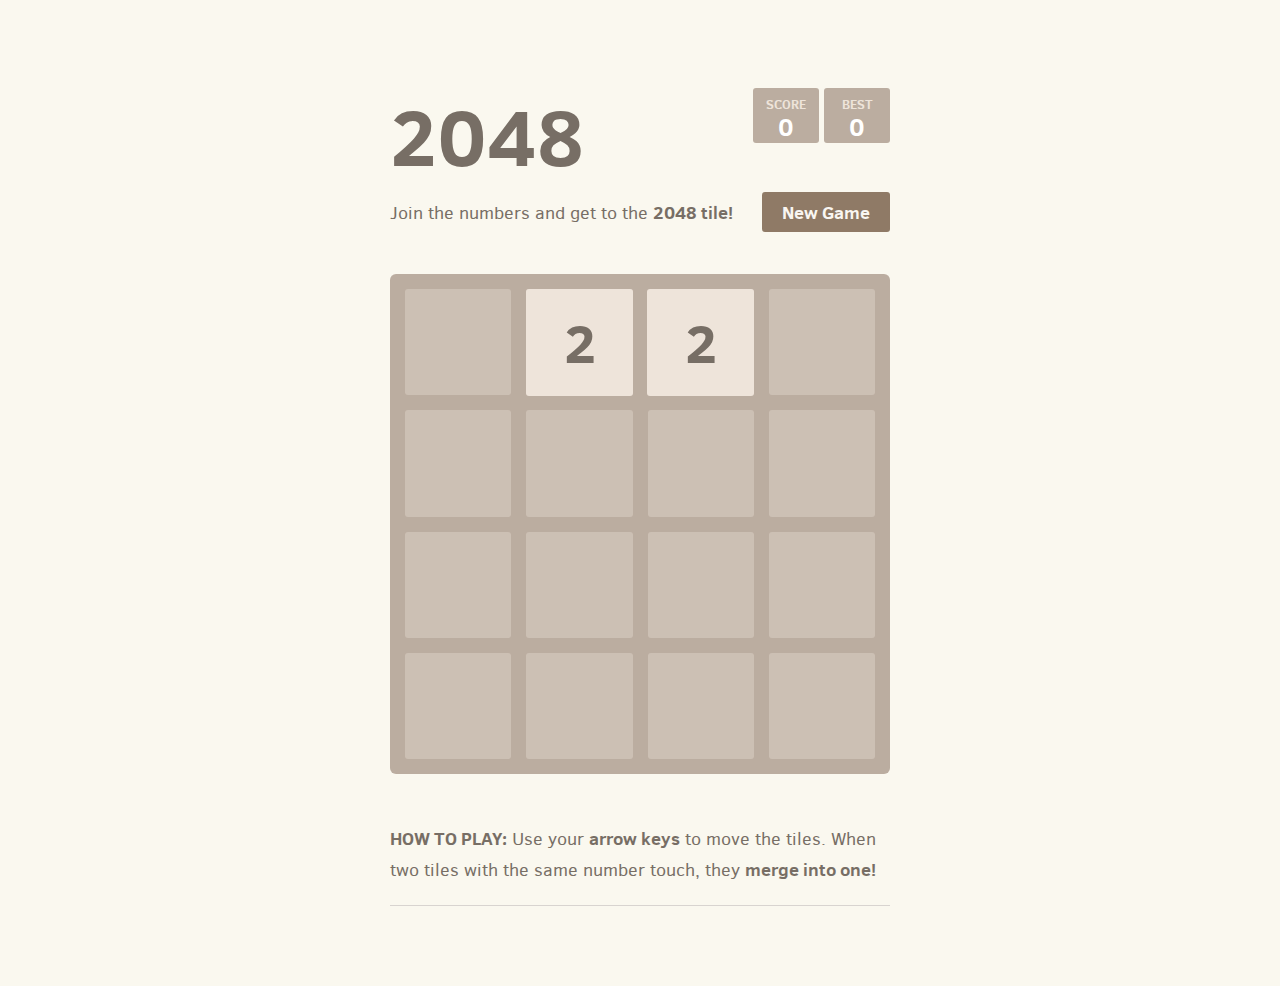
<file: games/2048/index.html>
<!DOCTYPE html>
<html>
<head>
  <meta charset="utf-8">
  <title>2048</title>

  <link href="style/main.css" rel="stylesheet" type="text/css">
  <link rel="shortcut icon" href="favicon.ico">
  <link rel="apple-touch-icon" href="meta/apple-touch-icon.png">
  <link rel="apple-touch-startup-image" href="meta/apple-touch-startup-image-640x1096.png" media="(device-width: 320px) and (device-height: 568px) and (-webkit-device-pixel-ratio: 2)"> <!-- iPhone 5+ -->
  <link rel="apple-touch-startup-image" href="meta/apple-touch-startup-image-640x920.png"  media="(device-width: 320px) and (device-height: 480px) and (-webkit-device-pixel-ratio: 2)"> <!-- iPhone, retina -->
  <meta name="apple-mobile-web-app-capable" content="yes">
  <meta name="apple-mobile-web-app-status-bar-style" content="black">

  <meta name="HandheldFriendly" content="True">
  <meta name="MobileOptimized" content="320">
  <meta name="viewport" content="width=device-width, target-densitydpi=160dpi, initial-scale=1.0, maximum-scale=1, user-scalable=no, minimal-ui">
</head>
<body>
  <div class="container">
    <div class="heading">
      <h1 class="title">2048</h1>
      <div class="scores-container">
        <div class="score-container">0</div>
        <div class="best-container">0</div>
      </div>
    </div>

    <div class="above-game">
      <p class="game-intro">Join the numbers and get to the <strong>2048 tile!</strong></p>
      <a class="restart-button">New Game</a>
    </div>

    <div class="game-container">
      <div class="game-message">
        <p></p>
        <div class="lower">
	        <a class="keep-playing-button">Keep going</a>
          <a class="retry-button">Try again</a>
        </div>
      </div>

      <div class="grid-container">
        <div class="grid-row">
          <div class="grid-cell"></div>
          <div class="grid-cell"></div>
          <div class="grid-cell"></div>
          <div class="grid-cell"></div>
        </div>
        <div class="grid-row">
          <div class="grid-cell"></div>
          <div class="grid-cell"></div>
          <div class="grid-cell"></div>
          <div class="grid-cell"></div>
        </div>
        <div class="grid-row">
          <div class="grid-cell"></div>
          <div class="grid-cell"></div>
          <div class="grid-cell"></div>
          <div class="grid-cell"></div>
        </div>
        <div class="grid-row">
          <div class="grid-cell"></div>
          <div class="grid-cell"></div>
          <div class="grid-cell"></div>
          <div class="grid-cell"></div>
        </div>
      </div>

      <div class="tile-container">

      </div>
    </div>

    <p class="game-explanation">
      <strong class="important">How to play:</strong> Use your <strong>arrow keys</strong> to move the tiles. When two tiles with the same number touch, they <strong>merge into one!</strong>
    </p>
    <hr>
  </div>

  <script src="js/bind_polyfill.js"></script>
  <script src="js/classlist_polyfill.js"></script>
  <script src="js/animframe_polyfill.js"></script>
  <script src="js/keyboard_input_manager.js"></script>
  <script src="js/html_actuator.js"></script>
  <script src="js/grid.js"></script>
  <script src="js/tile.js"></script>
  <script src="js/local_storage_manager.js"></script>
  <script src="js/game_manager.js"></script>
  <script src="js/application.js"></script>
</body>
</html>
</file>
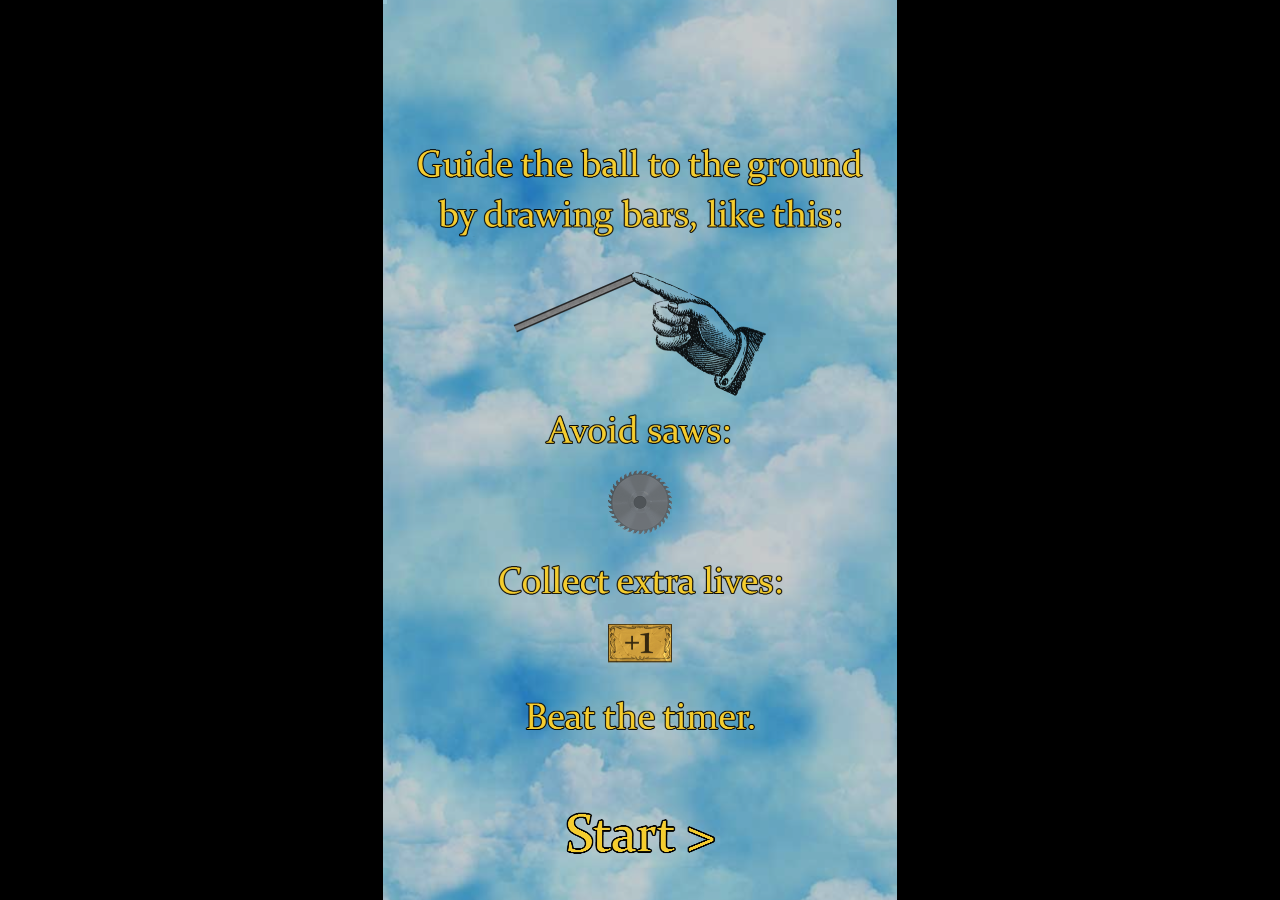
<file: games/descensus2/index.html>
﻿<!DOCTYPE html>
<html>

<head>
	<title>Descensus 2</title>

	<meta charset="utf-8">
	<meta name="viewport" content="width=device-width, initial-scale=1, maximum-scale=1, user-scalable=no">
	<meta name="keywords" content="game, 2D, physics, HTML5">
	<meta name="description" content="Guide the ball to the ground by swiping bars on screen, bouncing it around spinning saws and off moving terrain objects.">
	<meta name="author" content="Tom W Hall, Boolean Operations Limited">

	<link href="css/normalize.css" rel="stylesheet" />
	<link href="css/default.css" rel="stylesheet" />
	
	<link rel="shortcut icon" href="favicon.ico">
</head>

<body>
	<h1 id="loading">Loading...</h1>

	<script src="js/lib/p2/p2.min.js"></script>
	<script src="js/lib/pixi/pixi.min.js"></script>
	<script src="js/lib/MersenneTwister/MersenneTwister.min.js"></script>
	<script src="js/descensus2.min.js"></script>
</body>

</html>
</file>
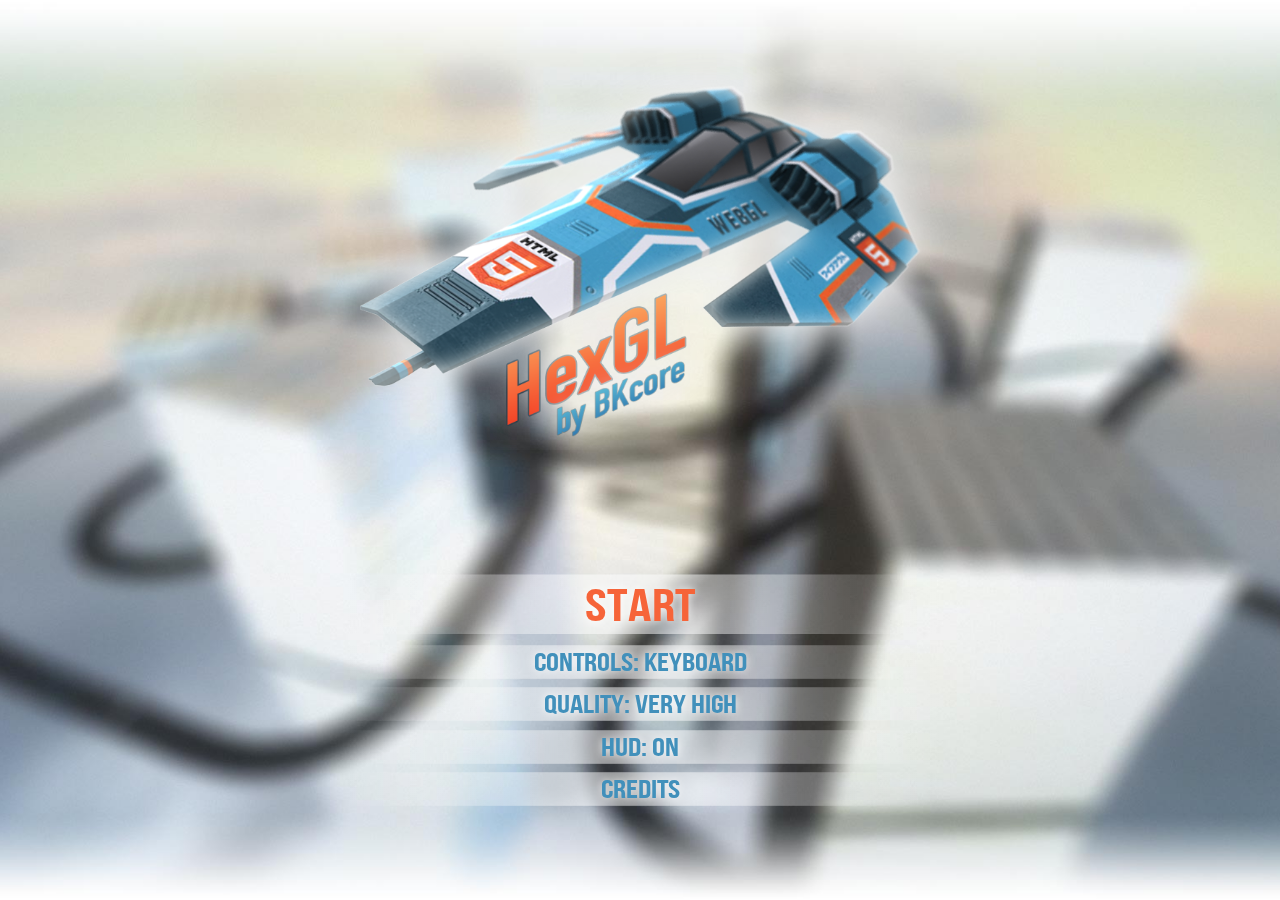
<file: games/hexgl/index.html>
<!doctype html>
<html lang="en">
  <head>
    <title>HexGL by BKcore</title>
    <meta charset="utf-8">
    <meta name="description" content="HexGL is a futuristic racing game built by Thibaut Despoulain (BKcore) using HTML5, Javascript and WebGL. Come challenge your friends on this fast-paced 3D game!">
    <meta property="og:title" content="HexGL, the HTML5 futuristic racing game." />
    <meta property="og:type" content="game" />
    <meta property="og:url" content="http://hexgl.bkcore.com/" />
    <meta property="og:image" content="http://hexgl.bkcore.com/image.png" />
    <meta property="og:site_name" content="HexGL by BKcore" />
    <meta property="fb:admins" content="1482017639" />
    <link rel="icon" href="http://hexgl.bkcore.com/favicon.png" type="image/png">
    <link rel="shortcut icon" href="http://hexgl.bkcore.com/favicon.png" type="image/png">
    <meta name="viewport" content="width=device-width, user-scalable=no, minimum-scale=1.0, maximum-scale=1.0">
    <link rel="stylesheet" href="css/multi.css" type="text/css" charset="utf-8">
    <link rel="stylesheet" href="css/fonts.css" type="text/css" charset="utf-8">
    <style>
      body {
        padding:0;
        margin:0;
      }
      canvas { pointer-events:none; width: 100%;}
      #overlay{
        position: absolute;
        z-index: 9999;
        top: 0;
        left: 0;
        width: 100%;
      }
    </style>
    <script type="text/javascript">
    //analytics
    var _gaq = _gaq || [];
    _gaq.push(['_setAccount', 'UA-26274524-4']);
    _gaq.push(['_trackPageview']);
    (function() {
      var ga = document.createElement('script'); ga.type = 'text/javascript'; ga.async = true;
      ga.src = ('https:' == document.location.protocol ? 'https://ssl' : 'http://www') + '.google-analytics.com/ga.js';
      var s = document.getElementsByTagName('script')[0]; s.parentNode.insertBefore(ga, s);
    })();
    </script>
  </head>

  <body>
    <div id="step-1">
      <div id="global"></div>
      <div id="title">
      </div>
      <div id="menucontainer">
        <div id="menu">
          <div id="start">Start</div>
          <div id="s-controlType">Controls: Keyboard</div>
          <div id="s-quality">Quality: High</div>
          <div id="s-hud">HUD: On</div>
          <div id="s-godmode" style="display: none">Godmode: Off</div>
          <div id="s-credits">Credits</div>
        </div>
      </div>
    </div>
    <div id="step-2" style="display: none">
      <div id="ctrl-help">Click/Touch to continue.</div>
    </div>
    <div id="step-3" style="display: none">
      <div id="progressbar"></div>
    </div>
    <div id="step-4" style="display: none">
      <div id="overlay"></div>
      <div id="main"></div>
    </div>
    <div id="step-5" style="display: none">
      <div id="time"></div>
      <div id="ctrl-help">Click/Touch to continue.</div>
    </div>
    <div id="credits" style="display: none">
      <h3>Code</h3>
      <p><b>Concept and Development</b><br>Thibaut Despoulain (BKcore)</p>
      <p><b>Contributors</b><br>townxelliot<br>mahesh.kk</p>
      <p><b>Technologies</b><br>WebGL<br>JavaScript<br>CoffeeScript<br>Three.js<br>LeapMotion</p>
      <h3>Graphics</h3>
      <p><b>HexMKI base model</b><br>Charnel</p>
      <p><b>Track texture</b><br>Nobiax</p>
      <h4>Click anywhere to continue.</h4>
    </div>

    <div id="leapinfo" style="display: none"></div>

    <script src="libs/leap-0.4.1.min.js"></script>
    <script src="libs/Three.dev.js"></script>
    <script src="libs/ShaderExtras.js"></script>
    <script src="libs/postprocessing/EffectComposer.js"></script>
    <script src="libs/postprocessing/RenderPass.js"></script>
    <script src="libs/postprocessing/BloomPass.js"></script>
    <script src="libs/postprocessing/ShaderPass.js"></script>
    <script src="libs/postprocessing/MaskPass.js"></script>
    <script src="libs/Detector.js"></script>
    <script src="libs/Stats.js"></script>
    <script src="libs/DAT.GUI.min.js"></script>

    <script src="bkcore.coffee/controllers/TouchController.js"></script>
    <script src="bkcore.coffee/controllers/OrientationController.js"></script>
    <script src="bkcore.coffee/controllers/GamepadController.js"></script>

    <script src="bkcore.coffee/Timer.js"></script>
    <script src="bkcore.coffee/ImageData.js"></script>
    <script src="bkcore.coffee/Utils.js"></script>

    <script src="bkcore/threejs/RenderManager.js"></script>
    <script src="bkcore/threejs/Shaders.js"></script>
    <script src="bkcore/threejs/Particles.js"></script>
    <script src="bkcore/threejs/Loader.js"></script>

    <script src="bkcore/Audio.js"></script>

    <script src="bkcore/hexgl/HUD.js"></script>
    <script src="bkcore/hexgl/RaceData.js"></script>
    <script src="bkcore/hexgl/ShipControls.js"></script>
    <script src="bkcore/hexgl/ShipEffects.js"></script>
    <script src="bkcore/hexgl/CameraChase.js"></script>
    <script src="bkcore/hexgl/Gameplay.js"></script>

    <script src="bkcore/hexgl/tracks/Cityscape.js"></script>

    <script src="bkcore/hexgl/HexGL.js"></script>

    <script src="launch.js"></script>

  </body>
</html>
</file>
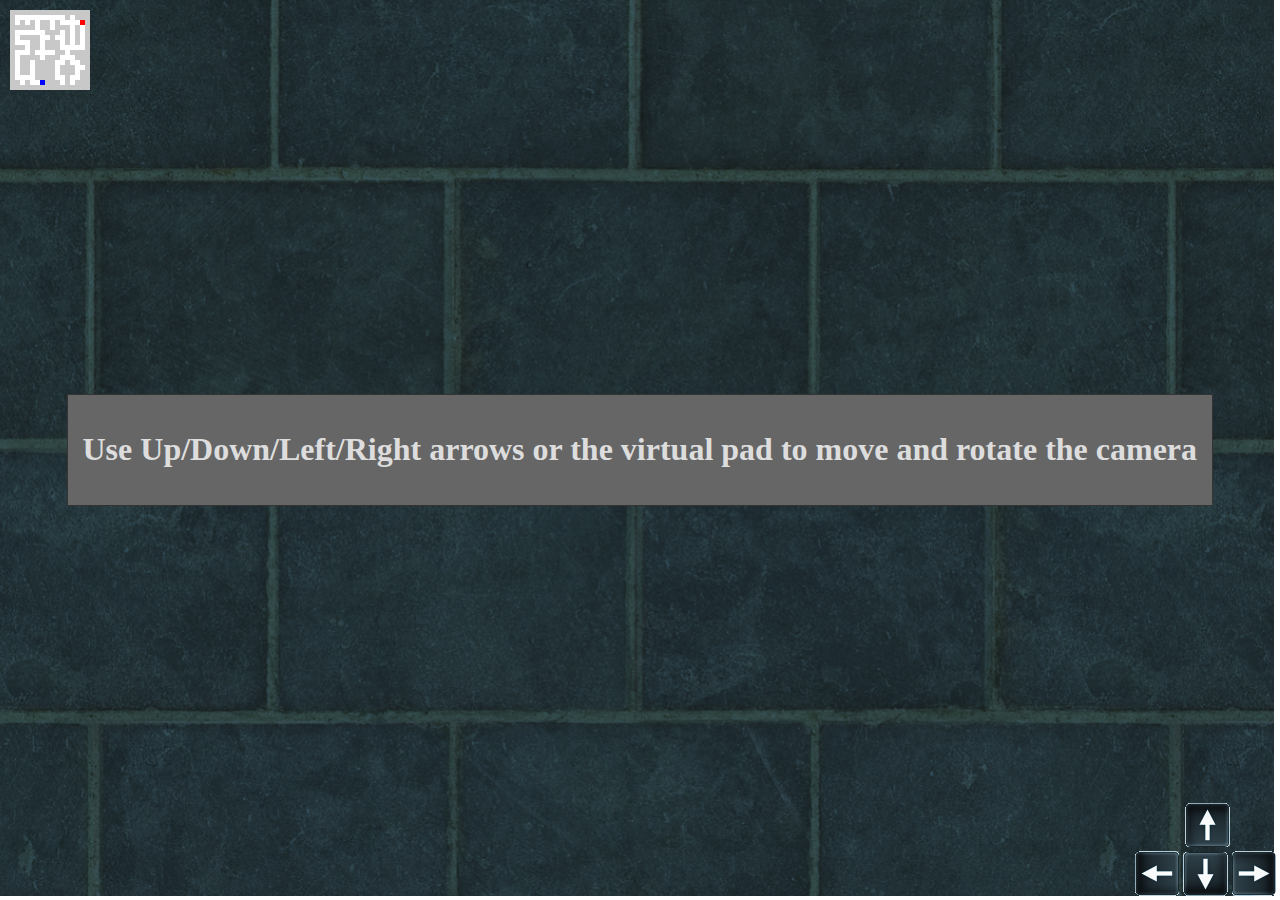
<file: games/maze3d/index.html>
<!DOCTYPE html>
<html lang="fr">
    <head>
        <meta charset="utf-8" />
        <meta http-equiv="X-UA-Compatible" content="IE=edge,chrome=1" />
        <title>Maze 3D</title>
        <meta name="description" content="Maze 3D for WebGL with Three.js" />
        <meta name="author" content="Yannick Comte" />
        <meta name="viewport" content="width=device-width,initial-scale=1" />
        <link rel="stylesheet" media="screen" href="assets/css/style.css" />
    </head>
    <body>
        <img style="display:none" src="assets/images/preview-laby.png" alt="sharing image" />
        <div id="canvasContainer">
            <div id="joypad">
                <div class="top">
                    <span class="joykey" id="keyup"><img src="assets/images/pad/kbup.png" /></span>
                </div>
                <div class="bottom">
                    <span class="joykey" id="keyleft"><img src="assets/images/pad/kbleft.png" /></span>
                    <span class="joykey" id="keydown"><img src="assets/images/pad/kbdown.png" /></span>
                    <span class="joykey" id="keyright"><img src="assets/images/pad/kbright.png" /></span>
                </div>
            </div>
        </div>
        <audio id="bumpSound">
            <source src="assets/sound/bat.mp3" />
            <source src="assets/sound/bat.ogg" />
        </audio>
        <script src="assets/js/three.min.js"></script>
        <script src="assets/js/Demonixis.Input.js"></script>
        <script src="assets/js/Demonixis.Minimap.js"></script>
        <script src="assets/js/Demonixis.GameHelper.js"></script>
        <script src="assets/js/maze3d.js"></script>
    </body>
</html>
</file>
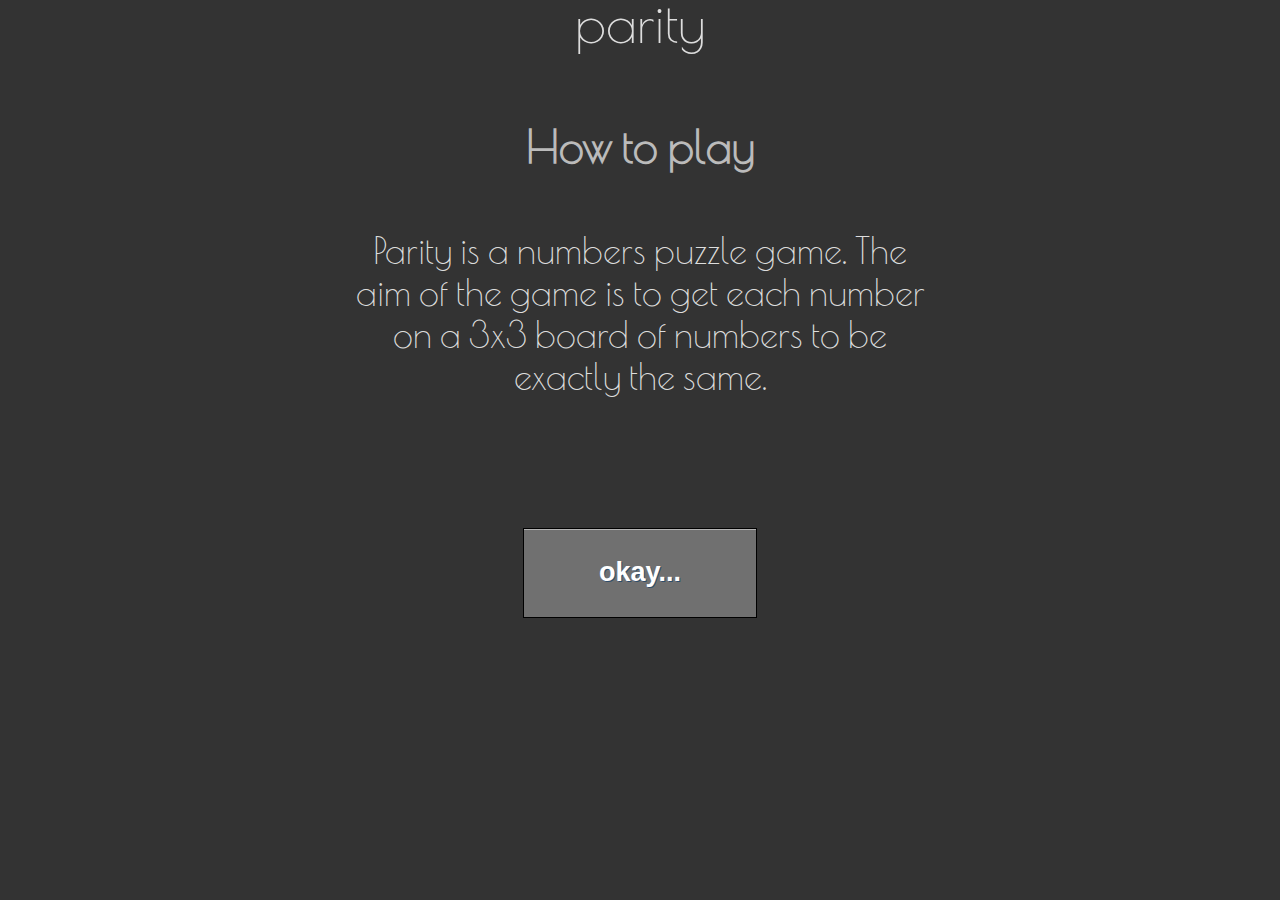
<file: games/parity/index.html>
<!doctype html>
<html>
  <head>
    <title>parity</title>
    <!-- Begin Facebook Metadata -->

    <meta property="fb:app_id" content="916448168386651" />
    <meta property="og:url" content="http://abefehr.com/parity/" />
    <meta property="og:type" content="website" />
    <meta property="og:title" content="Parity" />
    <meta property="og:image" content="http://abefehr.com/parity/images/screenshot.png" />
    <meta property="og:description" content="An addicting numbers puzzle game.">
    <meta name="description" content="An addicting numbers puzzle game.">

    <!-- End Facebook Metadata -->
    <script src="scripts/production.min.js"></script>
    <link href='http://fonts.googleapis.com/css?family=Poiret+One|Open+Sans' rel='stylesheet' type='text/css'>
    <link href="styles/style.css" rel="stylesheet" type="text/css" />
    <link href="styles/mobile.css" rel="stylesheet" type="text/css" media="screen and (max-device-width:800px)" />
    <link rel="shortcut icon" href="/favicon.ico" type="image/x-icon">
    <link rel="icon" href="/favicon.ico" type="image/x-icon">
    <meta name="viewport" content="initial-scale=1.0" />
    <meta name="apple-mobile-web-app-capable" content="yes" />
  </head>
  <body>
    <!-- Begin Clay -->
    <script>
      (function(C,l,a,y,_,i,o){C[_]=C[_]||function(){
      (C[_].q=C[_].q||[]).push(arguments)},C[_].l=1*new Date();i=l.createElement(a),
      o=l.getElementsByTagName(a)[0];i.async=1;i.src=y;o.parentNode.insertBefore(i,o)
      })(window,document,'script','//cdn.wtf/sdk/v1/clay_sdk.js','Clay');

      Clay('init', {gameId: '8304'})
    </script>


    <!-- Begin Facebook SDK -->
    <script>
    window.fbAsyncInit = function() {
      FB.init({
        appId      : '916448168386651',
        xfbml      : true,
        version    : 'v2.2'
      });
    };

    (function(d, s, id){
      var js, fjs = d.getElementsByTagName(s)[0];
      if (d.getElementById(id)) {return;}
      js = d.createElement(s); js.id = id;
      js.src = "//connect.facebook.net/en_US/sdk.js";
      fjs.parentNode.insertBefore(js, fjs);
    }(document, 'script', 'facebook-jssdk'));
    </script>
    <!-- End Facebook SDK -->

    <div id="container">
      <p id="title" class="light poiret center">parity</p>
      <div id="box">
        <div id="overlay">
          <h1></h1>
          <div id="content"></div>
          <!-- this button is in a holder so that I can center it and control its height properly -->
          <div id="holder">
            <button> </button>
          </div>
        </div>
        <div id="swipeArea"></div>
        <div class="dSelected" id="selector"></div>
        <!-- The arrow that guides the user for the very first level -->
        <div id="introtutorial"></div>
        <table id="board">
          <tbody id="board_body">
            <tr>
              <td class="cell center" data-x="0" data-y="0">4</td>
              <td class="cell center" data-x="1" data-y="0">4</td>
              <td class="cell center" data-x="2" data-y="0">4</td>
            </tr>
            <tr>
              <td class="cell center" data-x="0" data-y="1">4</td>
              <td class="cell center" data-x="1" data-y="1">4</td>
              <td class="cell center" data-x="2" data-y="1">4</td>
            </tr>
            <tr>
              <td class="cell center" data-x="0" data-y="2">4</td>
              <td class="cell center selected" data-x="1" data-y="2">4</td>
              <td class="cell center" data-x="2" data-y="2">4</td>
            </tr>
            <tr>
              <td colspan="2"><a id="level" href="#" class="light poiret left">level #</a></td>
              <td colspan="2" class="right">
                <a id="reset" href="#" class="poiret"><img src="images/reset.png" style="width:7vh;" /></a>
              </td>
            </tr>
          </tbody>
        </table>
      </div>
      <div style="text-align:center;margin:1vh;">
        <script async src="//pagead2.googlesyndication.com/pagead/js/adsbygoogle.js"></script>
        <!-- parity_underneath_fixed -->
        <ins class="adsbygoogle"
             style="display:inline-block;width:320px;height:100px"
             data-ad-client="ca-pub-4885767461778395"
             data-ad-slot="9072452678"></ins>
        <script>
        (adsbygoogle = window.adsbygoogle || []).push({});
        </script>
      </div>
      <!--<p id="about" class="light poiret center">A numbers puzzle game by <a href="http://abefehr.com/" target="_blank">Abe Fehr</a></p>-->
    </div>
    <!-- Begin Facebook Like Button -->
    <div class="fb-like" data-href="http://abefehr.com/parity/" data-layout="box_count" data-action="like" data-show-faces="true" data-share="false"></div>
    <!-- End Facebook Like Button -->
  </body>
</html>
</file>
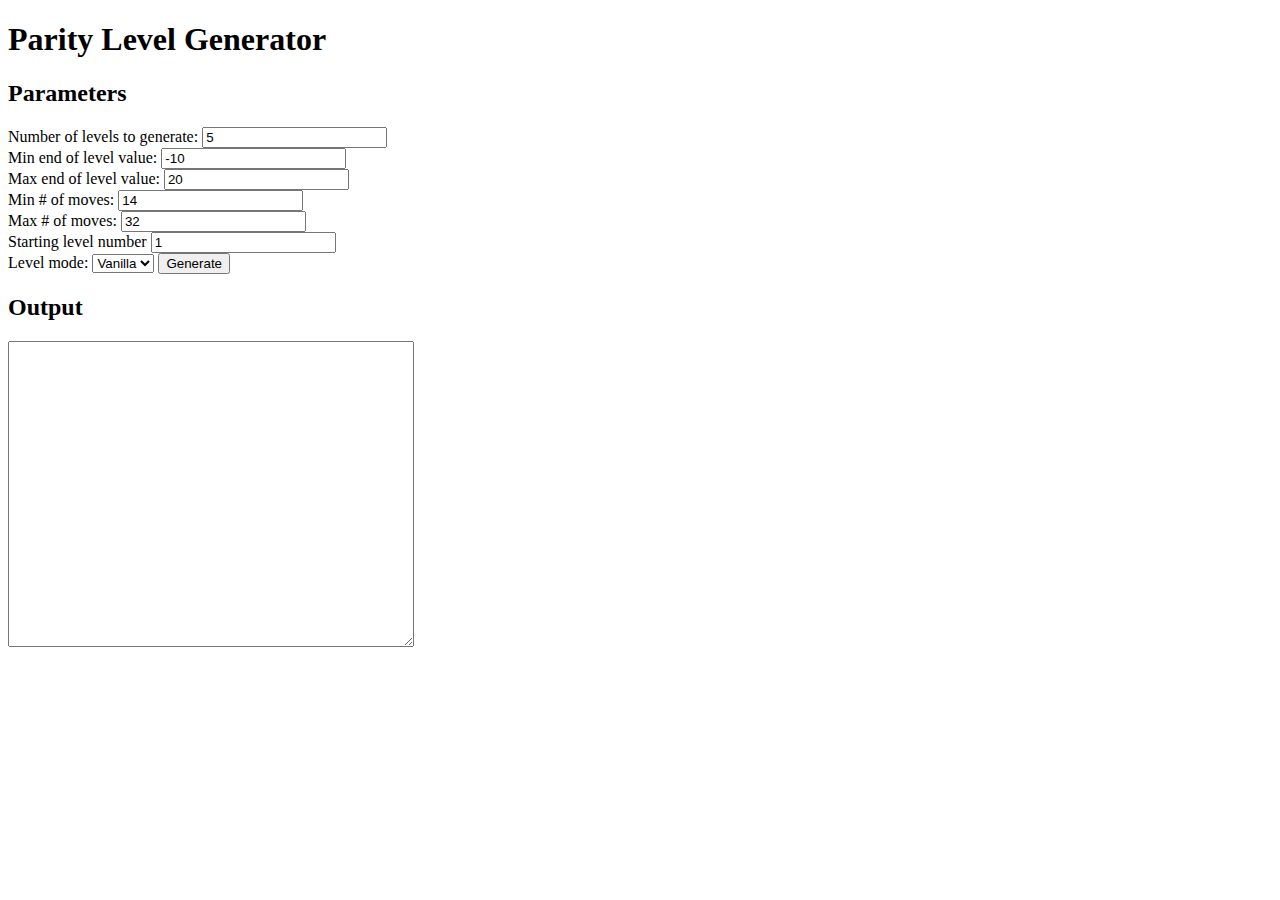
<file: games/parity/generator/index.html>
<!DOCTYPE html>
<html>
  <head>
    <title>Parity Level Generator</title>
    <script>
var doThing = function() {
  // Get the parameters
  var n = parseInt(document.getElementById("n").value);
  var minEnd = parseInt(document.getElementById("minEnd").value);
  var maxEnd = parseInt(document.getElementById("maxEnd").value);
  var minMoves = parseInt(document.getElementById("minMoves").value);
  var maxMoves = parseInt(document.getElementById("maxMoves").value);
  var start = parseInt(document.getElementById("start").value);
  var mode = document.getElementById("mode").value;

  generate(n,minEnd,maxEnd,minMoves,maxMoves,start, mode);
}

var randRange = function(min, max) {
  return Math.floor(Math.random() * (max - min) + min);
}

var generate = function(n,minEnd,maxEnd,minMoves,maxMoves,start, mode) {

  var outputString = "[\n";
  for (var i = 0; i < n; i++) {
    // Figure out a number to end on
    var end = randRange(minEnd, maxEnd);

    // Create the end of the level
    var data = [];
    var colors = [];
    for (var j = 0; j < 9; j++) {
      data.push(end);
    }

    //generate random colors
    if(mode == "b&w") {
      for (var a = 0; a < 9; ++a) {
        var color = randRange(0,2);
        colors.push((color < 1) ? "b" : "w");
      }
    }

    var selected = randRange(0,9);
    var solution = [];

    if(colors[selected] == "b")
      data[selected] += 1;
    else
      data[selected] -= 1;

    // Figure out the number of moves
    var moves = randRange(minMoves, maxMoves);

    for (var j = 0; j < moves; j++) {
      // Decide which "direction" I'm going to move by rolling a dice
      var roll = -1;
      do {
        roll = randRange(0,4);
      } while(!possible(data, selected, roll))

      switch(roll) {
        case 0: // Up
          selected -= 3;
          solution.push("\"d\"");
          if(j+1 != moves) {
            if(mode == "b&w" && colors[selected] == "b")
              data[selected] += 1;
            else
              data[selected] -= 1;
          }
          break;
        case 1: // Down
          selected += 3;
          solution.push("\"u\"");
          if(j+1 != moves) {
            if(mode == "b&w" && colors[selected] == "b")
              data[selected] += 1;
            else
              data[selected] -= 1;
          }
          break;
        case 2: // Left
          selected -= 1;
          solution.push("\"r\"");
          if(j+1 != moves) {
            if(mode == "b&w" && colors[selected] == "b")
              data[selected] += 1;
            else
              data[selected] -= 1;
          }
          break;
        case 3: // Right
          selected += 1;
          solution.push("\"l\"");
          if(j+1 != moves) {
            if(mode == "b&w" && colors[selected] == "b")
              data[selected] += 1;
            else
              data[selected] -= 1;
          }
          break;
      }
    }

    // Record the ending location
    var x = selected % 3;
    var y = Math.floor(selected / 3);

    // Get the solution
    solution = solution.reverse();

    // Add quotes around each color
    for (var a = 0; a < colors.length; a++) {
      colors[a] = '\"' + colors[a] + '\"'
    }

    // Add the level to the list
    outputString += '  {\n    ';
    outputString += '"type": "level",\n    "number": ' + start++ + ',\n    ';
    outputString += '"mode": ' + (mode == "b&w" ? '"b&w"' : '"vanilla"') + ',\n    ';
    outputString += '"contents": [' + data + '],\n';
    outputString += (mode == "b&w" ? '    "colors": [' + colors + '],\n' : '') + '    "initialSelected": ';
    outputString += '{ "x": ' + x + ', "y": ' + y + ' },\n    "solution": ';
    outputString += '[ ' + solution + ' ]\n';
    outputString += '  }'
    if(i + 1 != n)
      outputString+=',';
    outputString += '\n';
  }
  outputString += ']';
  // Show the output string
  document.getElementById("output").value = outputString;
}

var possible = function(data, selected, roll) {
  if(roll == -1)
    return false;

  if(roll == 0) {
    if(Math.floor(selected / 3) == 0)
      return false
  }
  if(roll == 1) {
    if(Math.floor(selected / 3) == 2)
      return false;
  }
  if(roll == 2) {
    if(selected % 3 == 0)
      return false;
  }
  if(roll == 3) {
    if(selected % 3 == 2)
      return false;
  }
  return true;
}

    </script>
  </head>
  <body>
    <h1>Parity Level Generator</h1>
    <h2>Parameters</h2>
    Number of levels to generate: <input id="n" type="text" value="5" /><br />
    Min end of level value: <input id="minEnd" type="text" value="-10" /><br />
    Max end of level value: <input id="maxEnd" type="text" value="20" /><br />
    Min # of moves: <input id="minMoves" type="text" value="14" /><br />
    Max # of moves: <input id="maxMoves" type="text" value="32" /><br />
    Starting level number <input id="start" type="text" value="1" /><br />
    Level mode: <select id="mode">
      <option value="vanilla">Vanilla</option>
      <option value="b&w">B&amp;W</option>
    </select>
    <button onclick="doThing()">Generate</button><br />
    <h2>Output</h2>
    <textarea id="output" style="width:400px;height:300px;"></textarea>
  </body>
</html>
</file>
<file: games/2048/style/main.css>
@import url(fonts/clear-sans.css);
html, body {
  margin: 0;
  padding: 0;
  background: #faf8ef;
  color: #776e65;
  font-family: "Clear Sans", "Helvetica Neue", Arial, sans-serif;
  font-size: 18px; }

body {
  margin: 80px 0; }

.heading:after {
  content: "";
  display: block;
  clear: both; }

h1.title {
  font-size: 80px;
  font-weight: bold;
  margin: 0;
  display: block;
  float: left; }

@-webkit-keyframes move-up {
  0% {
    top: 25px;
    opacity: 1; }

  100% {
    top: -50px;
    opacity: 0; } }
@-moz-keyframes move-up {
  0% {
    top: 25px;
    opacity: 1; }

  100% {
    top: -50px;
    opacity: 0; } }
@keyframes move-up {
  0% {
    top: 25px;
    opacity: 1; }

  100% {
    top: -50px;
    opacity: 0; } }
.scores-container {
  float: right;
  text-align: right; }

.score-container, .best-container {
  position: relative;
  display: inline-block;
  background: #bbada0;
  padding: 15px 25px;
  font-size: 25px;
  height: 25px;
  line-height: 47px;
  font-weight: bold;
  border-radius: 3px;
  color: white;
  margin-top: 8px;
  text-align: center; }
  .score-container:after, .best-container:after {
    position: absolute;
    width: 100%;
    top: 10px;
    left: 0;
    text-transform: uppercase;
    font-size: 13px;
    line-height: 13px;
    text-align: center;
    color: #eee4da; }
  .score-container .score-addition, .best-container .score-addition {
    position: absolute;
    right: 30px;
    color: red;
    font-size: 25px;
    line-height: 25px;
    font-weight: bold;
    color: rgba(119, 110, 101, 0.9);
    z-index: 100;
    -webkit-animation: move-up 600ms ease-in;
    -moz-animation: move-up 600ms ease-in;
    animation: move-up 600ms ease-in;
    -webkit-animation-fill-mode: both;
    -moz-animation-fill-mode: both;
    animation-fill-mode: both; }

.score-container:after {
  content: "Score"; }

.best-container:after {
  content: "Best"; }

p {
  margin-top: 0;
  margin-bottom: 10px;
  line-height: 1.65; }

a {
  color: #776e65;
  font-weight: bold;
  text-decoration: underline;
  cursor: pointer; }

strong.important {
  text-transform: uppercase; }

hr {
  border: none;
  border-bottom: 1px solid #d8d4d0;
  margin-top: 20px;
  margin-bottom: 30px; }

.container {
  width: 500px;
  margin: 0 auto; }

@-webkit-keyframes fade-in {
  0% {
    opacity: 0; }

  100% {
    opacity: 1; } }
@-moz-keyframes fade-in {
  0% {
    opacity: 0; }

  100% {
    opacity: 1; } }
@keyframes fade-in {
  0% {
    opacity: 0; }

  100% {
    opacity: 1; } }
.game-container {
  margin-top: 40px;
  position: relative;
  padding: 15px;
  cursor: default;
  -webkit-touch-callout: none;
  -ms-touch-callout: none;
  -webkit-user-select: none;
  -moz-user-select: none;
  -ms-user-select: none;
  -ms-touch-action: none;
  touch-action: none;
  background: #bbada0;
  border-radius: 6px;
  width: 500px;
  height: 500px;
  -webkit-box-sizing: border-box;
  -moz-box-sizing: border-box;
  box-sizing: border-box; }
  .game-container .game-message {
    display: none;
    position: absolute;
    top: 0;
    right: 0;
    bottom: 0;
    left: 0;
    background: rgba(238, 228, 218, 0.5);
    z-index: 100;
    text-align: center;
    -webkit-animation: fade-in 800ms ease 1200ms;
    -moz-animation: fade-in 800ms ease 1200ms;
    animation: fade-in 800ms ease 1200ms;
    -webkit-animation-fill-mode: both;
    -moz-animation-fill-mode: both;
    animation-fill-mode: both; }
    .game-container .game-message p {
      font-size: 60px;
      font-weight: bold;
      height: 60px;
      line-height: 60px;
      margin-top: 222px; }
    .game-container .game-message .lower {
      display: block;
      margin-top: 59px; }
    .game-container .game-message a {
      display: inline-block;
      background: #8f7a66;
      border-radius: 3px;
      padding: 0 20px;
      text-decoration: none;
      color: #f9f6f2;
      height: 40px;
      line-height: 42px;
      margin-left: 9px; }
      .game-container .game-message a.keep-playing-button {
        display: none; }
    .game-container .game-message.game-won {
      background: rgba(237, 194, 46, 0.5);
      color: #f9f6f2; }
      .game-container .game-message.game-won a.keep-playing-button {
        display: inline-block; }
    .game-container .game-message.game-won, .game-container .game-message.game-over {
      display: block; }

.grid-container {
  position: absolute;
  z-index: 1; }

.grid-row {
  margin-bottom: 15px; }
  .grid-row:last-child {
    margin-bottom: 0; }
  .grid-row:after {
    content: "";
    display: block;
    clear: both; }

.grid-cell {
  width: 106.25px;
  height: 106.25px;
  margin-right: 15px;
  float: left;
  border-radius: 3px;
  background: rgba(238, 228, 218, 0.35); }
  .grid-cell:last-child {
    margin-right: 0; }

.tile-container {
  position: absolute;
  z-index: 2; }

.tile, .tile .tile-inner {
  width: 107px;
  height: 107px;
  line-height: 107px; }
.tile.tile-position-1-1 {
  -webkit-transform: translate(0px, 0px);
  -moz-transform: translate(0px, 0px);
  -ms-transform: translate(0px, 0px);
  transform: translate(0px, 0px); }
.tile.tile-position-1-2 {
  -webkit-transform: translate(0px, 121px);
  -moz-transform: translate(0px, 121px);
  -ms-transform: translate(0px, 121px);
  transform: translate(0px, 121px); }
.tile.tile-position-1-3 {
  -webkit-transform: translate(0px, 242px);
  -moz-transform: translate(0px, 242px);
  -ms-transform: translate(0px, 242px);
  transform: translate(0px, 242px); }
.tile.tile-position-1-4 {
  -webkit-transform: translate(0px, 363px);
  -moz-transform: translate(0px, 363px);
  -ms-transform: translate(0px, 363px);
  transform: translate(0px, 363px); }
.tile.tile-position-2-1 {
  -webkit-transform: translate(121px, 0px);
  -moz-transform: translate(121px, 0px);
  -ms-transform: translate(121px, 0px);
  transform: translate(121px, 0px); }
.tile.tile-position-2-2 {
  -webkit-transform: translate(121px, 121px);
  -moz-transform: translate(121px, 121px);
  -ms-transform: translate(121px, 121px);
  transform: translate(121px, 121px); }
.tile.tile-position-2-3 {
  -webkit-transform: translate(121px, 242px);
  -moz-transform: translate(121px, 242px);
  -ms-transform: translate(121px, 242px);
  transform: translate(121px, 242px); }
.tile.tile-position-2-4 {
  -webkit-transform: translate(121px, 363px);
  -moz-transform: translate(121px, 363px);
  -ms-transform: translate(121px, 363px);
  transform: translate(121px, 363px); }
.tile.tile-position-3-1 {
  -webkit-transform: translate(242px, 0px);
  -moz-transform: translate(242px, 0px);
  -ms-transform: translate(242px, 0px);
  transform: translate(242px, 0px); }
.tile.tile-position-3-2 {
  -webkit-transform: translate(242px, 121px);
  -moz-transform: translate(242px, 121px);
  -ms-transform: translate(242px, 121px);
  transform: translate(242px, 121px); }
.tile.tile-position-3-3 {
  -webkit-transform: translate(242px, 242px);
  -moz-transform: translate(242px, 242px);
  -ms-transform: translate(242px, 242px);
  transform: translate(242px, 242px); }
.tile.tile-position-3-4 {
  -webkit-transform: translate(242px, 363px);
  -moz-transform: translate(242px, 363px);
  -ms-transform: translate(242px, 363px);
  transform: translate(242px, 363px); }
.tile.tile-position-4-1 {
  -webkit-transform: translate(363px, 0px);
  -moz-transform: translate(363px, 0px);
  -ms-transform: translate(363px, 0px);
  transform: translate(363px, 0px); }
.tile.tile-position-4-2 {
  -webkit-transform: translate(363px, 121px);
  -moz-transform: translate(363px, 121px);
  -ms-transform: translate(363px, 121px);
  transform: translate(363px, 121px); }
.tile.tile-position-4-3 {
  -webkit-transform: translate(363px, 242px);
  -moz-transform: translate(363px, 242px);
  -ms-transform: translate(363px, 242px);
  transform: translate(363px, 242px); }
.tile.tile-position-4-4 {
  -webkit-transform: translate(363px, 363px);
  -moz-transform: translate(363px, 363px);
  -ms-transform: translate(363px, 363px);
  transform: translate(363px, 363px); }

.tile {
  position: absolute;
  -webkit-transition: 100ms ease-in-out;
  -moz-transition: 100ms ease-in-out;
  transition: 100ms ease-in-out;
  -webkit-transition-property: -webkit-transform;
  -moz-transition-property: -moz-transform;
  transition-property: transform; }
  .tile .tile-inner {
    border-radius: 3px;
    background: #eee4da;
    text-align: center;
    font-weight: bold;
    z-index: 10;
    font-size: 55px; }
  .tile.tile-2 .tile-inner {
    background: #eee4da;
    box-shadow: 0 0 30px 10px rgba(243, 215, 116, 0), inset 0 0 0 1px rgba(255, 255, 255, 0); }
  .tile.tile-4 .tile-inner {
    background: #ede0c8;
    box-shadow: 0 0 30px 10px rgba(243, 215, 116, 0), inset 0 0 0 1px rgba(255, 255, 255, 0); }
  .tile.tile-8 .tile-inner {
    color: #f9f6f2;
    background: #f2b179; }
  .tile.tile-16 .tile-inner {
    color: #f9f6f2;
    background: #f59563; }
  .tile.tile-32 .tile-inner {
    color: #f9f6f2;
    background: #f67c5f; }
  .tile.tile-64 .tile-inner {
    color: #f9f6f2;
    background: #f65e3b; }
  .tile.tile-128 .tile-inner {
    color: #f9f6f2;
    background: #edcf72;
    box-shadow: 0 0 30px 10px rgba(243, 215, 116, 0.2381), inset 0 0 0 1px rgba(255, 255, 255, 0.14286);
    font-size: 45px; }
    @media screen and (max-width: 520px) {
      .tile.tile-128 .tile-inner {
        font-size: 25px; } }
  .tile.tile-256 .tile-inner {
    color: #f9f6f2;
    background: #edcc61;
    box-shadow: 0 0 30px 10px rgba(243, 215, 116, 0.31746), inset 0 0 0 1px rgba(255, 255, 255, 0.19048);
    font-size: 45px; }
    @media screen and (max-width: 520px) {
      .tile.tile-256 .tile-inner {
        font-size: 25px; } }
  .tile.tile-512 .tile-inner {
    color: #f9f6f2;
    background: #edc850;
    box-shadow: 0 0 30px 10px rgba(243, 215, 116, 0.39683), inset 0 0 0 1px rgba(255, 255, 255, 0.2381);
    font-size: 45px; }
    @media screen and (max-width: 520px) {
      .tile.tile-512 .tile-inner {
        font-size: 25px; } }
  .tile.tile-1024 .tile-inner {
    color: #f9f6f2;
    background: #edc53f;
    box-shadow: 0 0 30px 10px rgba(243, 215, 116, 0.47619), inset 0 0 0 1px rgba(255, 255, 255, 0.28571);
    font-size: 35px; }
    @media screen and (max-width: 520px) {
      .tile.tile-1024 .tile-inner {
        font-size: 15px; } }
  .tile.tile-2048 .tile-inner {
    color: #f9f6f2;
    background: #edc22e;
    box-shadow: 0 0 30px 10px rgba(243, 215, 116, 0.55556), inset 0 0 0 1px rgba(255, 255, 255, 0.33333);
    font-size: 35px; }
    @media screen and (max-width: 520px) {
      .tile.tile-2048 .tile-inner {
        font-size: 15px; } }
  .tile.tile-super .tile-inner {
    color: #f9f6f2;
    background: #3c3a32;
    font-size: 30px; }
    @media screen and (max-width: 520px) {
      .tile.tile-super .tile-inner {
        font-size: 10px; } }

@-webkit-keyframes appear {
  0% {
    opacity: 0;
    -webkit-transform: scale(0);
    -moz-transform: scale(0);
    -ms-transform: scale(0);
    transform: scale(0); }

  100% {
    opacity: 1;
    -webkit-transform: scale(1);
    -moz-transform: scale(1);
    -ms-transform: scale(1);
    transform: scale(1); } }
@-moz-keyframes appear {
  0% {
    opacity: 0;
    -webkit-transform: scale(0);
    -moz-transform: scale(0);
    -ms-transform: scale(0);
    transform: scale(0); }

  100% {
    opacity: 1;
    -webkit-transform: scale(1);
    -moz-transform: scale(1);
    -ms-transform: scale(1);
    transform: scale(1); } }
@keyframes appear {
  0% {
    opacity: 0;
    -webkit-transform: scale(0);
    -moz-transform: scale(0);
    -ms-transform: scale(0);
    transform: scale(0); }

  100% {
    opacity: 1;
    -webkit-transform: scale(1);
    -moz-transform: scale(1);
    -ms-transform: scale(1);
    transform: scale(1); } }
.tile-new .tile-inner {
  -webkit-animation: appear 200ms ease 100ms;
  -moz-animation: appear 200ms ease 100ms;
  animation: appear 200ms ease 100ms;
  -webkit-animation-fill-mode: backwards;
  -moz-animation-fill-mode: backwards;
  animation-fill-mode: backwards; }

@-webkit-keyframes pop {
  0% {
    -webkit-transform: scale(0);
    -moz-transform: scale(0);
    -ms-transform: scale(0);
    transform: scale(0); }

  50% {
    -webkit-transform: scale(1.2);
    -moz-transform: scale(1.2);
    -ms-transform: scale(1.2);
    transform: scale(1.2); }

  100% {
    -webkit-transform: scale(1);
    -moz-transform: scale(1);
    -ms-transform: scale(1);
    transform: scale(1); } }
@-moz-keyframes pop {
  0% {
    -webkit-transform: scale(0);
    -moz-transform: scale(0);
    -ms-transform: scale(0);
    transform: scale(0); }

  50% {
    -webkit-transform: scale(1.2);
    -moz-transform: scale(1.2);
    -ms-transform: scale(1.2);
    transform: scale(1.2); }

  100% {
    -webkit-transform: scale(1);
    -moz-transform: scale(1);
    -ms-transform: scale(1);
    transform: scale(1); } }
@keyframes pop {
  0% {
    -webkit-transform: scale(0);
    -moz-transform: scale(0);
    -ms-transform: scale(0);
    transform: scale(0); }

  50% {
    -webkit-transform: scale(1.2);
    -moz-transform: scale(1.2);
    -ms-transform: scale(1.2);
    transform: scale(1.2); }

  100% {
    -webkit-transform: scale(1);
    -moz-transform: scale(1);
    -ms-transform: scale(1);
    transform: scale(1); } }
.tile-merged .tile-inner {
  z-index: 20;
  -webkit-animation: pop 200ms ease 100ms;
  -moz-animation: pop 200ms ease 100ms;
  animation: pop 200ms ease 100ms;
  -webkit-animation-fill-mode: backwards;
  -moz-animation-fill-mode: backwards;
  animation-fill-mode: backwards; }

.above-game:after {
  content: "";
  display: block;
  clear: both; }

.game-intro {
  float: left;
  line-height: 42px;
  margin-bottom: 0; }

.restart-button {
  display: inline-block;
  background: #8f7a66;
  border-radius: 3px;
  padding: 0 20px;
  text-decoration: none;
  color: #f9f6f2;
  height: 40px;
  line-height: 42px;
  display: block;
  text-align: center;
  float: right; }

.game-explanation {
  margin-top: 50px; }

@media screen and (max-width: 520px) {
  html, body {
    font-size: 15px; }

  body {
    margin: 20px 0;
    padding: 0 20px; }

  h1.title {
    font-size: 27px;
    margin-top: 15px; }

  .container {
    width: 280px;
    margin: 0 auto; }

  .score-container, .best-container {
    margin-top: 0;
    padding: 15px 10px;
    min-width: 40px; }

  .heading {
    margin-bottom: 10px; }

  .game-intro {
    width: 55%;
    display: block;
    box-sizing: border-box;
    line-height: 1.65; }

  .restart-button {
    width: 42%;
    padding: 0;
    display: block;
    box-sizing: border-box;
    margin-top: 2px; }

  .game-container {
    margin-top: 17px;
    position: relative;
    padding: 10px;
    cursor: default;
    -webkit-touch-callout: none;
    -ms-touch-callout: none;
    -webkit-user-select: none;
    -moz-user-select: none;
    -ms-user-select: none;
    -ms-touch-action: none;
    touch-action: none;
    background: #bbada0;
    border-radius: 6px;
    width: 280px;
    height: 280px;
    -webkit-box-sizing: border-box;
    -moz-box-sizing: border-box;
    box-sizing: border-box; }
    .game-container .game-message {
      display: none;
      position: absolute;
      top: 0;
      right: 0;
      bottom: 0;
      left: 0;
      background: rgba(238, 228, 218, 0.5);
      z-index: 100;
      text-align: center;
      -webkit-animation: fade-in 800ms ease 1200ms;
      -moz-animation: fade-in 800ms ease 1200ms;
      animation: fade-in 800ms ease 1200ms;
      -webkit-animation-fill-mode: both;
      -moz-animation-fill-mode: both;
      animation-fill-mode: both; }
      .game-container .game-message p {
        font-size: 60px;
        font-weight: bold;
        height: 60px;
        line-height: 60px;
        margin-top: 222px; }
      .game-container .game-message .lower {
        display: block;
        margin-top: 59px; }
      .game-container .game-message a {
        display: inline-block;
        background: #8f7a66;
        border-radius: 3px;
        padding: 0 20px;
        text-decoration: none;
        color: #f9f6f2;
        height: 40px;
        line-height: 42px;
        margin-left: 9px; }
        .game-container .game-message a.keep-playing-button {
          display: none; }
      .game-container .game-message.game-won {
        background: rgba(237, 194, 46, 0.5);
        color: #f9f6f2; }
        .game-container .game-message.game-won a.keep-playing-button {
          display: inline-block; }
      .game-container .game-message.game-won, .game-container .game-message.game-over {
        display: block; }

  .grid-container {
    position: absolute;
    z-index: 1; }

  .grid-row {
    margin-bottom: 10px; }
    .grid-row:last-child {
      margin-bottom: 0; }
    .grid-row:after {
      content: "";
      display: block;
      clear: both; }

  .grid-cell {
    width: 57.5px;
    height: 57.5px;
    margin-right: 10px;
    float: left;
    border-radius: 3px;
    background: rgba(238, 228, 218, 0.35); }
    .grid-cell:last-child {
      margin-right: 0; }

  .tile-container {
    position: absolute;
    z-index: 2; }

  .tile, .tile .tile-inner {
    width: 58px;
    height: 58px;
    line-height: 58px; }
  .tile.tile-position-1-1 {
    -webkit-transform: translate(0px, 0px);
    -moz-transform: translate(0px, 0px);
    -ms-transform: translate(0px, 0px);
    transform: translate(0px, 0px); }
  .tile.tile-position-1-2 {
    -webkit-transform: translate(0px, 67px);
    -moz-transform: translate(0px, 67px);
    -ms-transform: translate(0px, 67px);
    transform: translate(0px, 67px); }
  .tile.tile-position-1-3 {
    -webkit-transform: translate(0px, 135px);
    -moz-transform: translate(0px, 135px);
    -ms-transform: translate(0px, 135px);
    transform: translate(0px, 135px); }
  .tile.tile-position-1-4 {
    -webkit-transform: translate(0px, 202px);
    -moz-transform: translate(0px, 202px);
    -ms-transform: translate(0px, 202px);
    transform: translate(0px, 202px); }
  .tile.tile-position-2-1 {
    -webkit-transform: translate(67px, 0px);
    -moz-transform: translate(67px, 0px);
    -ms-transform: translate(67px, 0px);
    transform: translate(67px, 0px); }
  .tile.tile-position-2-2 {
    -webkit-transform: translate(67px, 67px);
    -moz-transform: translate(67px, 67px);
    -ms-transform: translate(67px, 67px);
    transform: translate(67px, 67px); }
  .tile.tile-position-2-3 {
    -webkit-transform: translate(67px, 135px);
    -moz-transform: translate(67px, 135px);
    -ms-transform: translate(67px, 135px);
    transform: translate(67px, 135px); }
  .tile.tile-position-2-4 {
    -webkit-transform: translate(67px, 202px);
    -moz-transform: translate(67px, 202px);
    -ms-transform: translate(67px, 202px);
    transform: translate(67px, 202px); }
  .tile.tile-position-3-1 {
    -webkit-transform: translate(135px, 0px);
    -moz-transform: translate(135px, 0px);
    -ms-transform: translate(135px, 0px);
    transform: translate(135px, 0px); }
  .tile.tile-position-3-2 {
    -webkit-transform: translate(135px, 67px);
    -moz-transform: translate(135px, 67px);
    -ms-transform: translate(135px, 67px);
    transform: translate(135px, 67px); }
  .tile.tile-position-3-3 {
    -webkit-transform: translate(135px, 135px);
    -moz-transform: translate(135px, 135px);
    -ms-transform: translate(135px, 135px);
    transform: translate(135px, 135px); }
  .tile.tile-position-3-4 {
    -webkit-transform: translate(135px, 202px);
    -moz-transform: translate(135px, 202px);
    -ms-transform: translate(135px, 202px);
    transform: translate(135px, 202px); }
  .tile.tile-position-4-1 {
    -webkit-transform: translate(202px, 0px);
    -moz-transform: translate(202px, 0px);
    -ms-transform: translate(202px, 0px);
    transform: translate(202px, 0px); }
  .tile.tile-position-4-2 {
    -webkit-transform: translate(202px, 67px);
    -moz-transform: translate(202px, 67px);
    -ms-transform: translate(202px, 67px);
    transform: translate(202px, 67px); }
  .tile.tile-position-4-3 {
    -webkit-transform: translate(202px, 135px);
    -moz-transform: translate(202px, 135px);
    -ms-transform: translate(202px, 135px);
    transform: translate(202px, 135px); }
  .tile.tile-position-4-4 {
    -webkit-transform: translate(202px, 202px);
    -moz-transform: translate(202px, 202px);
    -ms-transform: translate(202px, 202px);
    transform: translate(202px, 202px); }

  .tile .tile-inner {
    font-size: 35px; }

  .game-message p {
    font-size: 30px !important;
    height: 30px !important;
    line-height: 30px !important;
    margin-top: 90px !important; }
  .game-message .lower {
    margin-top: 30px !important; } }
</file>
<file: games/descensus2/css/default.css>
body {
  background: #000;
  color: #f5cd2f;
}

#loading {
  font-family: 'Times New Roman', 'serif';
  text-align: center;
}

.playing-field {
  cursor: crosshair !important;
}
</file>
<file: games/hexgl/css/multi.css>
@-webkit-keyframes anim {
  0%   { -webkit-transform: translateY(10px) }
  50% { -webkit-transform: translateY(-10px) }
  100% { -webkit-transform: translateY(10px) }
}
@-moz-keyframes anim {
  0%   { -moz-transform: translateY(10px) }
  50% { -moz-transform: translateY(-10px) }
  100% { -moz-transform: translateY(10px) }
}
@-o-keyframes anim {
  0%   { -o-transform: translateY(10px) }
  50% { -o-transform: translateY(-10px) }
  100% { -o-transform: translateY(10px) }
}
@keyframes anim {
  0%   { transform: translateY(10px) }
  50% { transform: translateY(-10px) }
  100% { transform: translateY(10px) }
}

@-webkit-keyframes animbg {
  0%   { -webkit-transform: translateY(5px) }
  50% { -webkit-transform: translateY(-5px) }
  100% { -webkit-transform: translateY(5px) }
}
@-moz-keyframes animbg {
  0%   { -moz-transform: translateY(5px) }
  50% { -moz-transform: translateY(-5px) }
  100% { -moz-transform: translateY(5px) }
}
@-o-keyframes animbg {
  0%   { -o-transform: translateY(5px) }
  50% { -o-transform: translateY(-5px) }
  100% { -o-transform: translateY(5px) }
}
@keyframes animbg {
  0%   { transform: translateY(5px) }
  50% { transform: translateY(-5px) }
  100% { transform: translateY(5px) }
}

* {
  -webkit-touch-callout: none;
  -webkit-user-select: none;
  -khtml-user-select: none;
  -moz-user-select: none;
  -ms-user-select: none;
  user-select: none;
}

html, body {
  overflow: hidden;
  font-family: 'BebasNeueRegular', arial, sans-serif;
  background: white;
}

#global {
  position: absolute;
  top: 0;
  right: 0;
  bottom: 0;
  left: 0;
  z-index: 0;
  background: url('bg.jpg') no-repeat center center fixed;
  overflow: hidden;
  text-align: center;
  -moz-background-size: cover;
  -webkit-background-size: cover;
  -ms-background-size: cover;
  -o-background-size: cover;
  background-size: cover;
  -webkit-transform: translateZ(0);
  -moz-transform: translateZ(0);
  -o-transform: translateZ(0);
  transform: translateZ(0);
  -webkit-animation: animbg 3s ease-in-out infinite;
  -moz-animation: animbg 3s ease-in-out infinite;
  -o-animation: animbg 3s ease-in-out infinite;
  animation: animbg 3s ease-in-out infinite;
}

#title {
  position: absolute;
  top: 5%;
  right: 0;
  bottom: 5%;
  left: 0;
  z-index: 1;
  background: url('title.png') no-repeat center top;
  -moz-background-size: auto 50%;
  -webkit-background-size: auto 50%;
  -ms-background-size: auto 50%;
  -o-background-size: auto 50%;
  background-size: auto 50%;
  -webkit-transform: translateZ(0);
  -moz-transform: translateZ(0);
  -o-transform: translateZ(0);
  transform: translateZ(0);
  -webkit-animation: anim 3s ease-in-out infinite;
  -moz-animation: anim 3s ease-in-out infinite;
  -o-animation: anim 3s ease-in-out infinite;
  animation: anim 3s ease-in-out infinite;
}

#menucontainer {
  position: absolute;
  top: auto;
  right: 0;
  bottom: 10%;
  left: 0;
  z-index: 2;
}

#menu {
  position: relative;
  display: block;
  width: 100%;
  max-width: 600px;
  margin: auto;
  text-align: center;
  font-size: 2em;
  font-family: 'BebasNeueRegular', arial, sans-serif;
  text-transform: uppercase;
  color: #4190bb;
}

#menu div {
  padding: 0.1em 0 0 0;
  margin: 0 0;
  cursor: pointer;
  -moz-text-shadow: 0 0 10px rgb(255,255,255);
  -webkit-text-shadow: 0 0 10px rgb(255,255,255);
  text-shadow: 0 0 10px rgb(255,255,255);
  -webkit-transform-origin-y: 50%;
  -webkit-transition: -webkit-transform 0.2s;
  -webkit-transform: translateZ(0px) scaleY(0.8);
  transform-origin-y: 50%;
  transition: transform 0.2s ease;
  transform: translateZ(0px) scaleY(0.8);
  background: url([data-uri]);
  background: -moz-linear-gradient(left, rgba(255,255,255,0) 0%, rgba(255,255,255,0.5) 40%, rgba(255,255,255,0.5) 60%, rgba(255,255,255,0) 100%); /* FF3.6+ */
  background: -webkit-gradient(linear, left top, right top, color-stop(0%,rgba(255,255,255,0)), color-stop(40%,rgba(255,255,255,0.5)), color-stop(60%,rgba(255,255,255,0.5)), color-stop(100%,rgba(255,255,255,0))); /* Chrome,Safari4+ */
  background: -webkit-linear-gradient(left, rgba(255,255,255,0) 0%,rgba(255,255,255,0.5) 40%,rgba(255,255,255,0.5) 60%,rgba(255,255,255,0) 100%); /* Chrome10+,Safari5.1+ */
  background: -o-linear-gradient(left, rgba(255,255,255,0) 0%,rgba(255,255,255,0.5) 40%,rgba(255,255,255,0.5) 60%,rgba(255,255,255,0) 100%); /* Opera 11.10+ */
  background: -ms-linear-gradient(left, rgba(255,255,255,0) 0%,rgba(255,255,255,0.5) 40%,rgba(255,255,255,0.5) 60%,rgba(255,255,255,0) 100%); /* IE10+ */
  background: linear-gradient(to right, rgba(255,255,255,0) 0%,rgba(255,255,255,0.5) 40%,rgba(255,255,255,0.5) 60%,rgba(255,255,255,0) 100%); /* W3C */
}

#menu div:hover {
  color: #f66439;
  -webkit-transform: scaleY(1.0);
  transform: scaleY(1.1);
}

#start {
  font-size: 1.8em;
  color: #f66439;
}

#start:hover {
  color: #f8854b !important;
}

#step-2 {
  position: absolute;
  top: 0;
  right: 0;
  bottom: 0;
  left: 0;
  background: black;
  vertical-align: bottom;
  text-align: center;
  padding: 20px;
  color: white;
  font-size: 2em;
  background-repeat: no-repeat;
  background-position: center center;
  -moz-background-size: 60% auto;
  -webkit-background-size: 60% auto;
  -ms-background-size: 60% auto;
  -o-background-size: 60% auto;
  background-size: 60% auto;
}

#step-3 {
  position: absolute;
  top: 0;
  right: 0;
  bottom: 0;
  left: 0;
  background: black;
}

#step-3 #progressbar {
  position: absolute;
  top: 0;
  right: auto;
  bottom: 0;
  left: 0;
  width: 0%;
  background: white;
}

#step-5 {
  position: absolute;
  top: 0;
  right: 0;
  bottom: 0;
  left: 0;
  background: black;
  text-align: center;
  padding: 100px 20px;
  color: white;
  font-size: 2em;
}

#step-5 #time {
  font-size: 4em
}

#leapinfo {
  position: absolute;
  top: 0;
  right: 0;
  bottom: 0;
  left: 0;
  background: rgba(0,0,0,0.8);
  color: white;
  text-align: center;
  font-size: 3em;
  padding-top: 200px;
  z-index: 999999;
}

#credits {
  position: absolute;
  top: 0;
  right: 0;
  bottom: 0;
  left: 0;
  z-index: 9999;
  background: black;
  overflow-y: auto;
  text-align: center;
  color: white;
  font-size: 1.1em;
  padding: 40px 20px;
}

#credits h3 {
  font-size: 2em;
  color: #666;
}

#credits b {
  font-size: 1.2em;
  color: #bbb;
}

#credits h4 {
  color: #555;
  font-size: 1.2em;
}
</file>
<file: games/hexgl/css/fonts.css>
/* Generated by Font Squirrel (http://www.fontsquirrel.com) on July 28, 2012 03:24:04 PM America/New_York */



@font-face {
    font-family: 'BebasNeueRegular';
    src: url('BebasNeue-webfont.eot');
    src: url('BebasNeue-webfont.eot?#iefix') format('embedded-opentype'),
         url('BebasNeue-webfont.woff') format('woff'),
         url('BebasNeue-webfont.ttf') format('truetype'),
         url('BebasNeue-webfont.svg#BebasNeueRegular') format('svg');
    font-weight: normal;
    font-style: normal;

}
</file>
<file: games/maze3d/assets/css/style.css>
body {
	margin: 0;
}

#canvasContainer {
	position: relative;
}

/* JOYPAD */
#joypad {
	position: absolute;
	bottom: 0;
	right: 0;
	width: 145px;
}

#joypad .top {
	text-align: center;
	width: inherit;
}

#joypad .bottom {
	width: inherit;
}
</file>
<file: games/parity/styles/style.css>
/* style.css */

/* Begin HTML element styling */
* {
  color:#ccc;
  font-family:Arial;
  font-size:3vh;
}

html {
  height:100%;
}

body {
  background-color:#333;
  margin:0;
  max-height:100%;
  overflow:hidden;

  /* Begin disable text-selection */
  -webkit-user-select: none;
  -moz-user-select: -moz-none;
  -ms-user-select: none;
  user-select: none;
  /* End disable text-selection */
}

p {
  margin:1vh;
}

a {
  font-family:'Poiret One', cursive;
  text-decoration:none;
  color:#888;
}

a:hover {
  color:#fff;
}

/* End HTML element styling */


/* Begin IDs */

#title {
  font-size:6vh;
  margin-top:-1vh;
}

#container {
  margin:0 auto;
  width:65vh;
}

#box {
  background-color:#333;
  overflow:hidden;
  height:69vh;
}

#level {
  font-size:3.5vh;
}

#loader {
  height:69vh;
  text-align:center;
}

#loader p {
  font-family:'Poiret One', cursive;
}

#image-container {
  position:relative;
  top:50%;
  -webkit-transform:translateY(-50%);
  -ms-transform:translateY(-50%);
  transform:translateY(-50%);
}


/* The Tutorial overlay that shows on Level 1 of the game */
#introtutorial {
  background-image:url('../images/introtutorial.png');
  width:66vh;
  height:59vh;
  background-position: center center;
  background-size:contain;
  background-repeat:no-repeat;
  position: fixed;
  display:none;
  opacity:0.5;
}

/* A giant transparent overlay for swiping. It simplifies everything */
#swipeArea {
  width:66vh;
  height:59vh;
  background-position: center center;
  background-size:contain;
  background-repeat:no-repeat;
  position: fixed;
  z-index:99999999;
}

#board {
  border-spacing:0;
  margin:0 auto;
  display:none;
}

#overlay {
  position:relative;
  min-height:65vh;
/*  width:351px;
  padding:15px; */
  margin:0 auto;
  text-align:center;
  overflow: auto;
  display:none;
}

#overlay h1 {
  color:#bbb;
  padding:3vh;
  font-family:'Poiret One', cursive;
  font-size:5vh;
}

#overlay #holder {
  position:absolute;
  bottom:30px;
  left:0px;
  width:100%;
}

#overlay p {
  padding:10px;
  color:#ddd;
  font-family:'Poiret One', sans-serif;
}

#overlay button {
	-moz-box-shadow:inset 0px 1px 0px 0px #b3b3b3;
	-webkit-box-shadow:inset 0px 1px 0px 0px #b3b3b3;
	box-shadow:inset 0px 1px 0px 0px #b3b3b3;
	background-color:#707070;
	-webkit-border-top-left-radius:0px;
	-moz-border-radius-topleft:0px;
	border-top-left-radius:0px;
	-webkit-border-top-right-radius:0px;
	-moz-border-radius-topright:0px;
	border-top-right-radius:0px;
	-webkit-border-bottom-right-radius:0px;
	-moz-border-radius-bottomright:0px;
	border-bottom-right-radius:0px;
	-webkit-border-bottom-left-radius:0px;
	-moz-border-radius-bottomleft:0px;
	border-bottom-left-radius:0px;
	text-indent:0;
	border:1px solid #000000;
	display:inline-block;
	color:#ffffff;
	font-family:Arial;
	font-size:3vh;
	font-weight:bold;
	font-style:normal;
	height:10vh;
  min-width:26vh;
	line-height:2.4vh;
	text-decoration:none;
	text-align:center;
	text-shadow:1px 1px 0px #2e4d6b;
}

#overlay button:hover {
	background-color:#3e474f;
}

#overlay button:active, .active {
  bottom:10vh;
}
/* This button was generated using CSSButtonGenerator.com */

#overlay #content {
  color:#ddd;
  font-size:4vh;
  font-family:'Poiret One', sans-serif;
}
/* End IDs */

/* Begin Classes */
.cell {
  font-family: 'Open Sans', sans-serif;
  font-size:6.6vh;
  color:#555;
  width:20vh; /* Not 120px because otherwise cells are different widths */
  height:20vh;
  background-color:#999;
  padding:0;
  border:1px solid #333;
  box-sizing:border-box;
}

.selected {
  /*background-color:#444;*/
  box-sizing:border-box;
  font-size:6.8vh;
  font-weight:bold;
  color:#fff;
}

.selected.white {
  color:#000;
}

.poiret {
  font-family: 'Poiret One', cursive;
}

.center {
  text-align:center;
}

.light {
  color:#ddd;
}

.black {
  background-color:#292929; /* one shade darker than #333 */
}

.white {
  background-color:#ccc;
}

.left {
  text-align:left;
  float:left;
}

.right {
  text-align:right;
  float:right;
}

#selector {
  z-index:50000;
  float: left;
  height:20vh;
  width:20vh;
  text-align: center;
  position:absolute;
  top:0;
  left:0;
}

.dSelected {
  border: 3px solid #227687;
  box-sizing:border-box;
  font-weight:bold;
  color:#fff;
  -moz-box-shadow: inset 0 0 10px #227687;
  -webkit-box-shadow: inset 0 0 10px #227687;
  box-shadow: inset 0 0 10px #227687;
  display:none;
}

.fb-like {
  position:absolute !important;
  bottom:20px;
  left:20px;
}

/* Hides the "flyout" comment box when Facebook like button is clicked */
.fb_edge_widget_with_comment span.fb_edge_comment_widget iframe.fb_ltr {
  display: none !important;
}
</file>
<file: games/parity/styles/mobile.css>
#title {
  margin:1vh auto;
}

#board {
  margin-top:5vh;
}

.fb-like *, #fb-root * {
  display: none !important;
}
</file>
